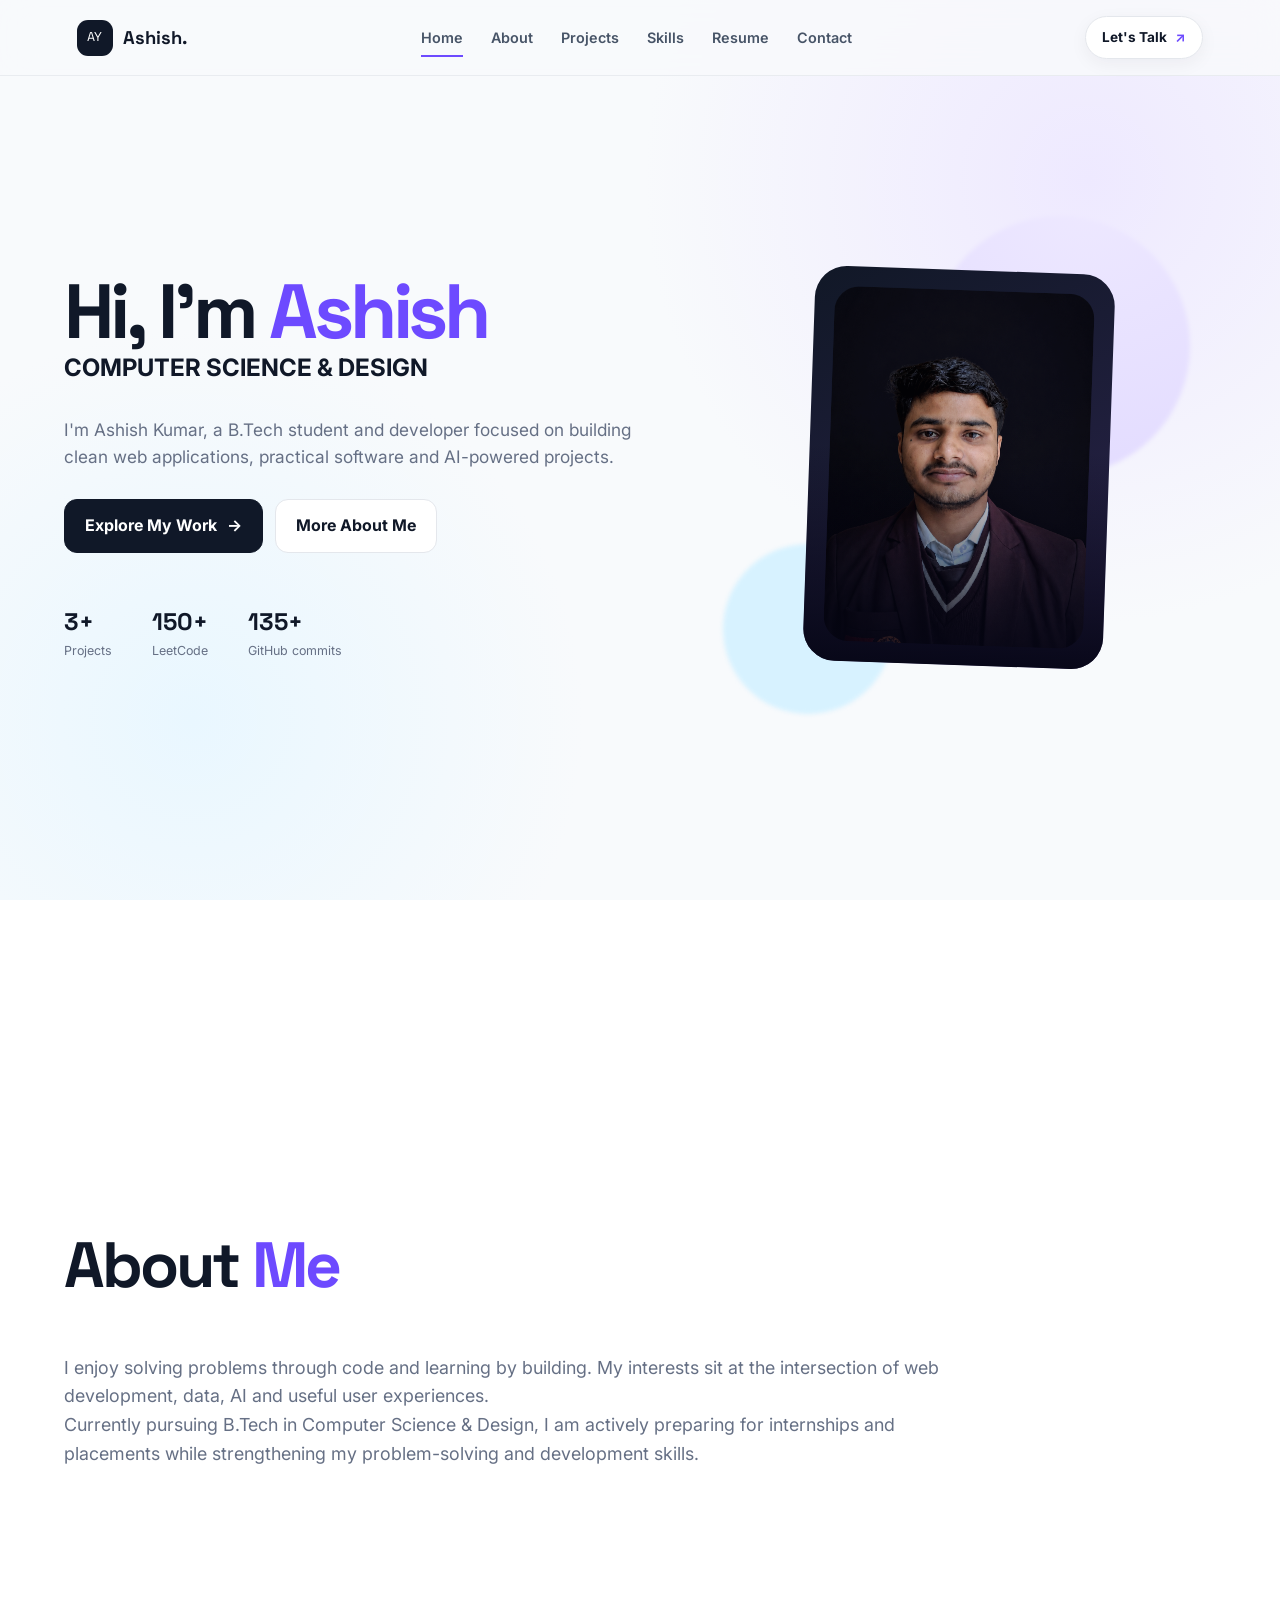
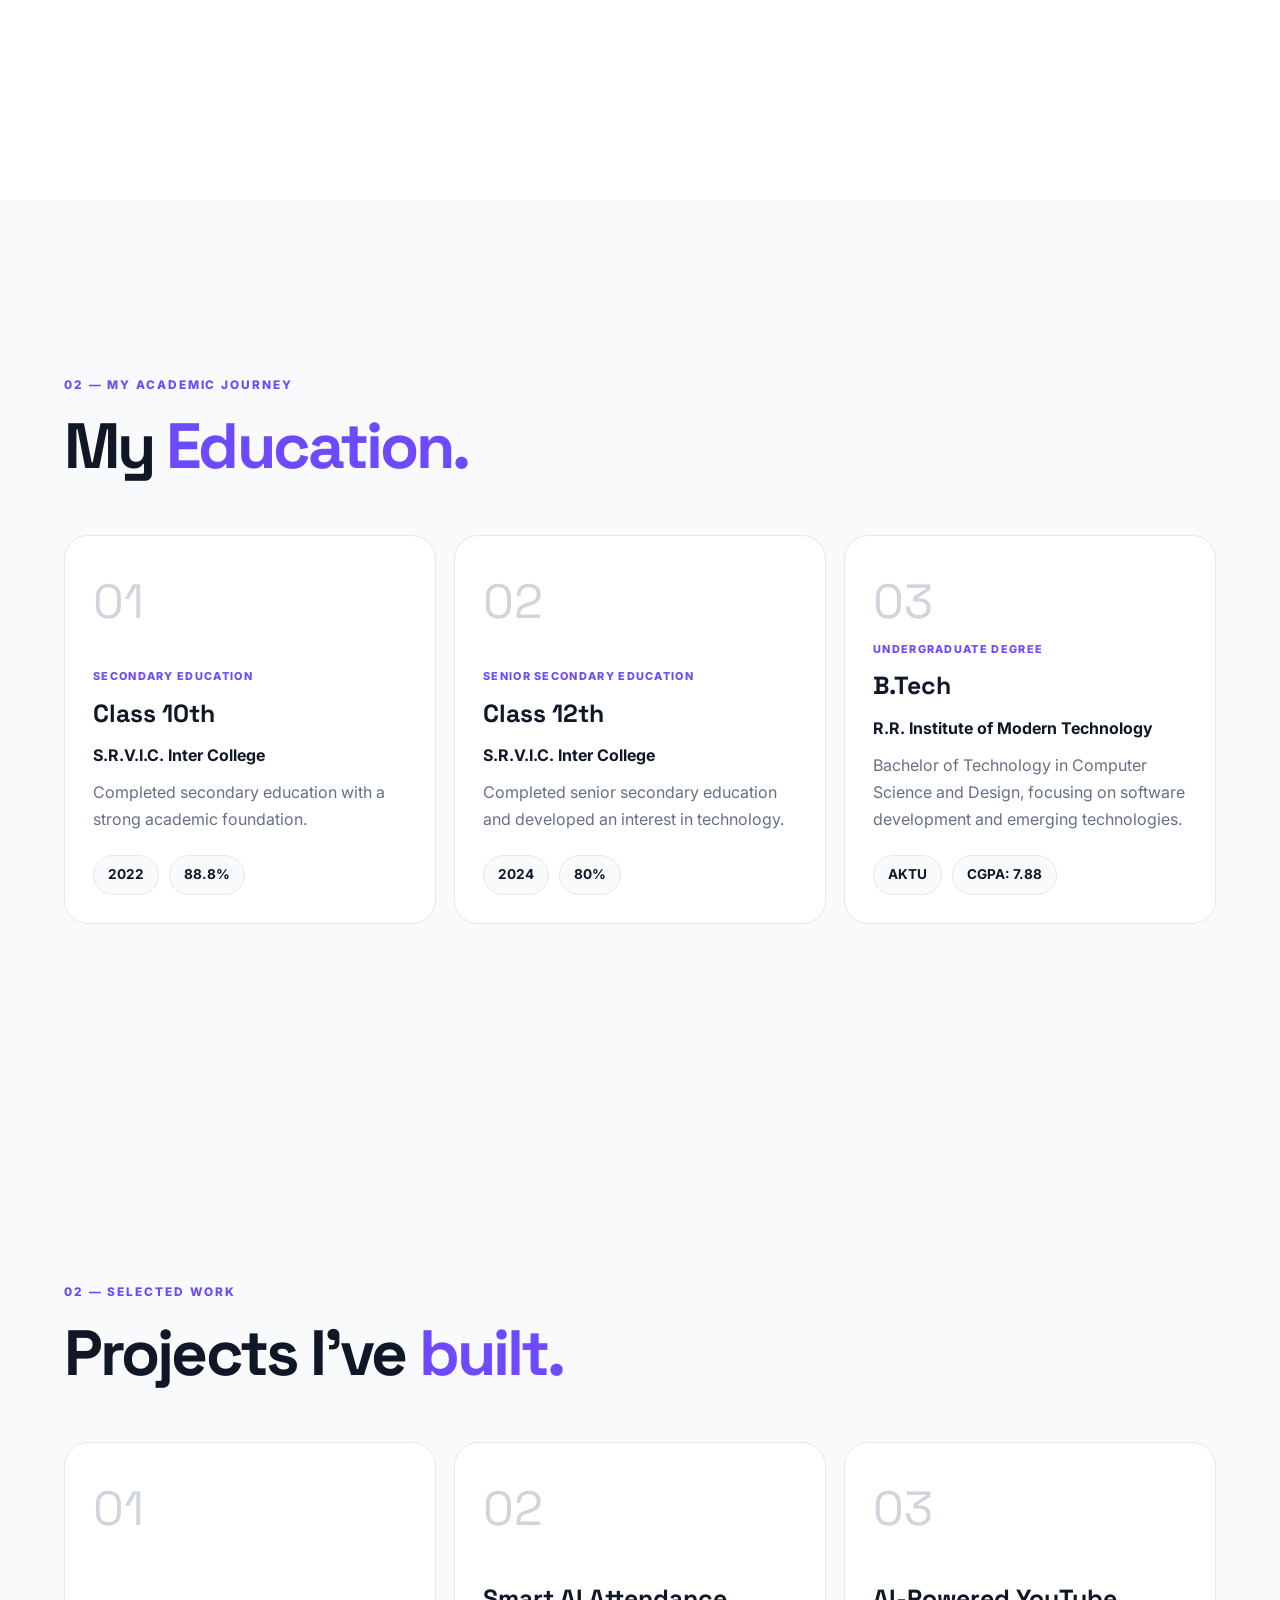
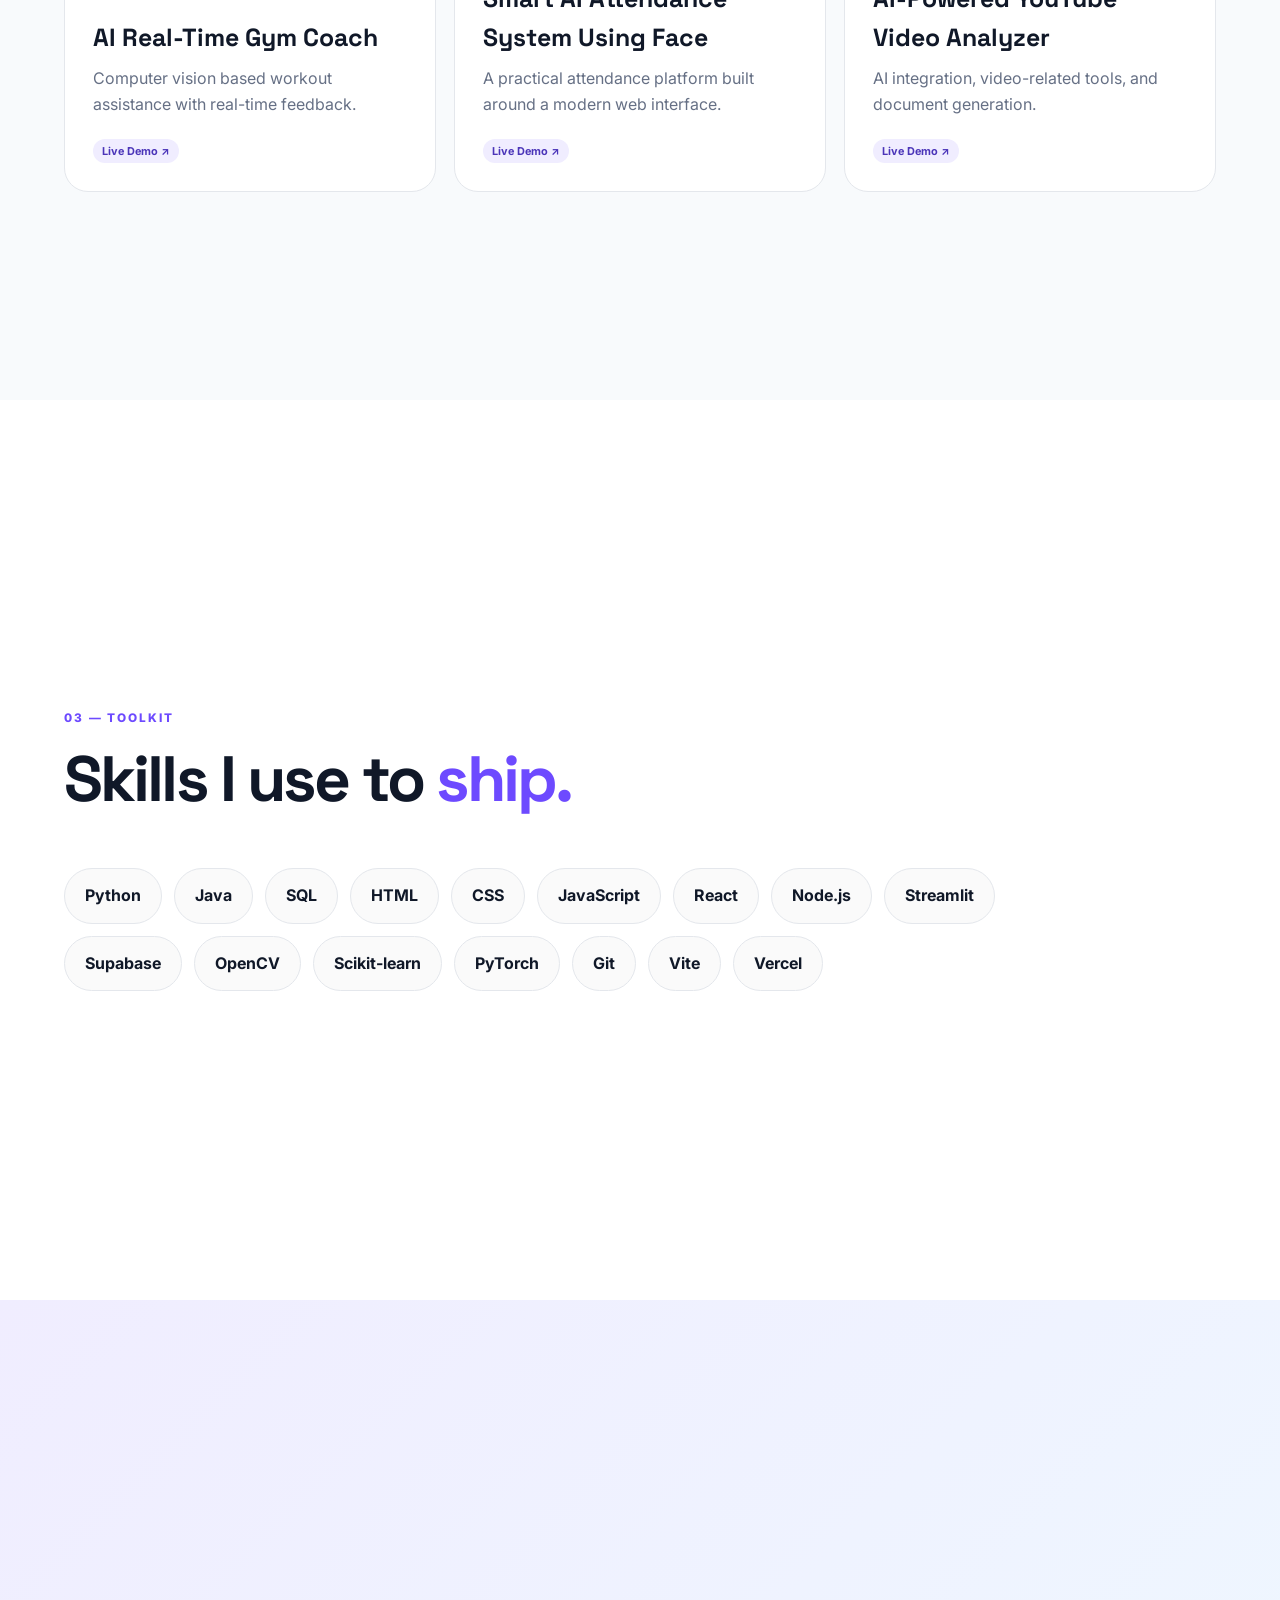
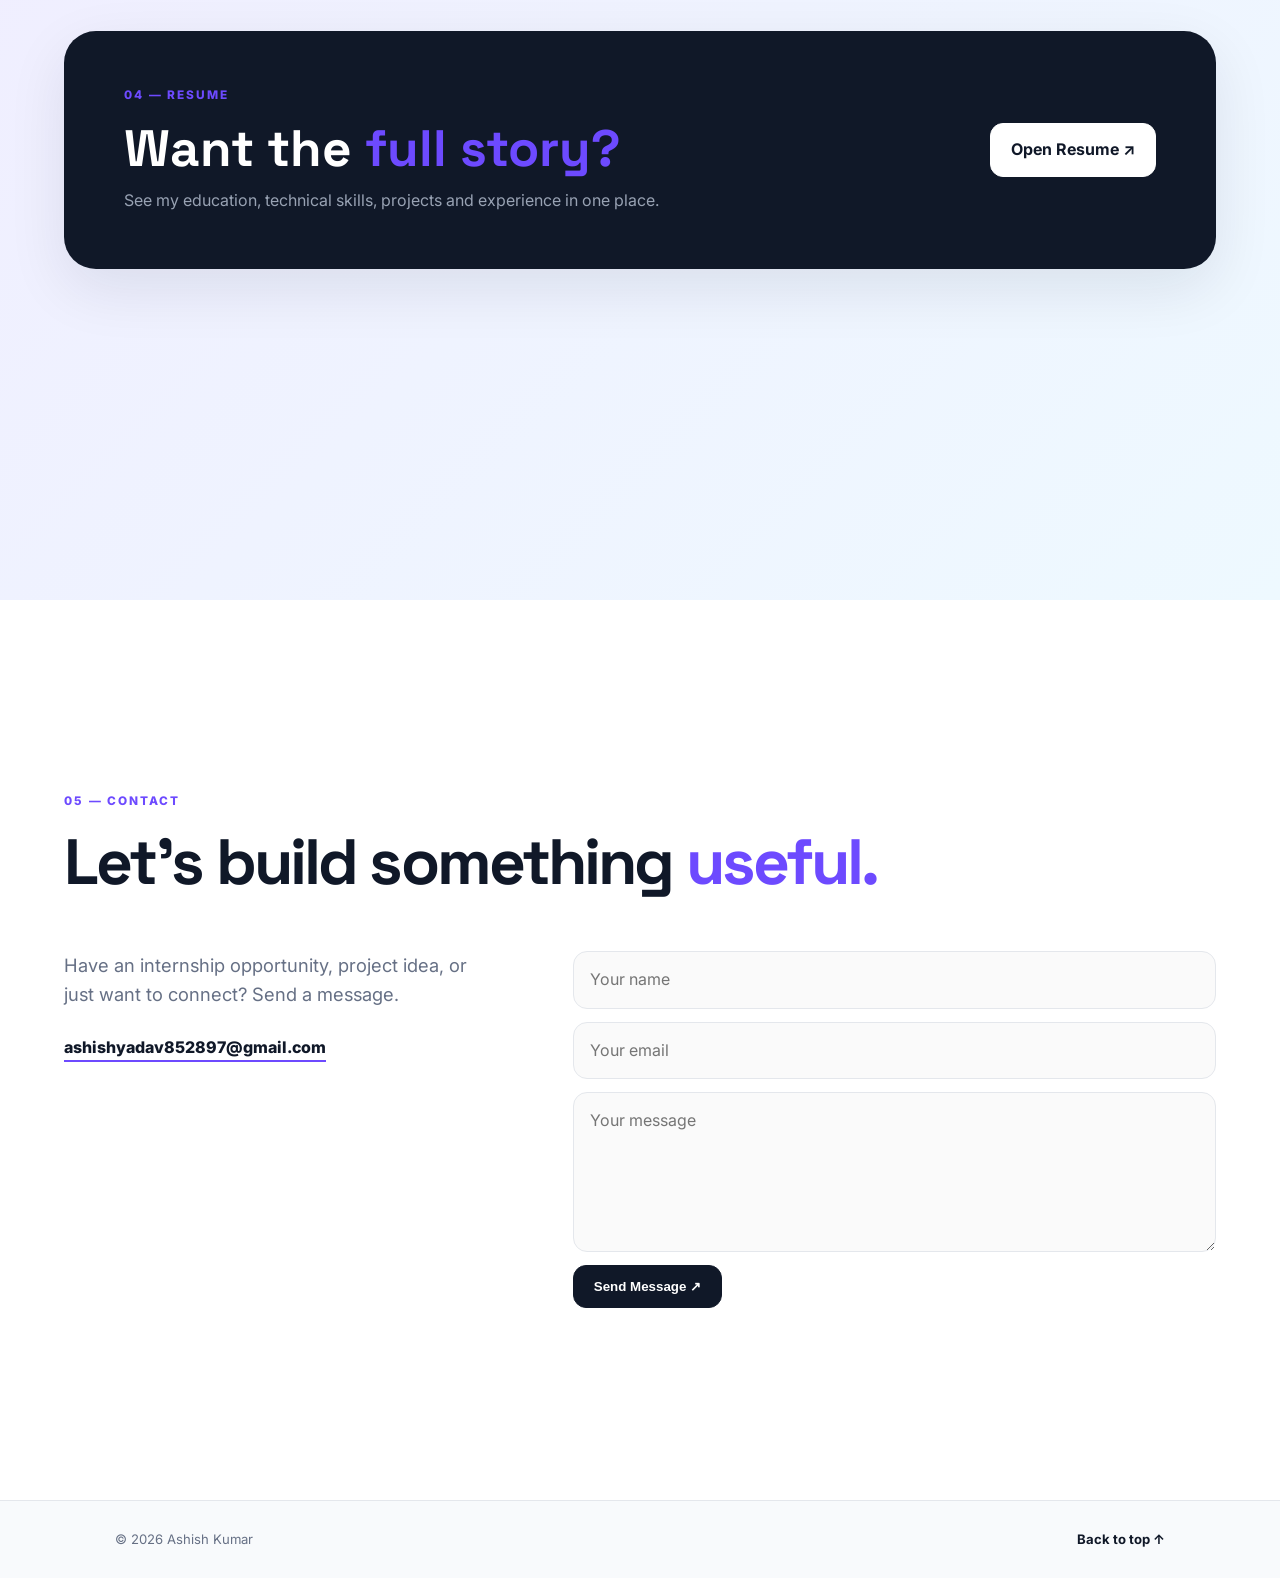
<file: Portfolio/index.html>
<!DOCTYPE html>
<html lang="en">
<head>
  <meta charset="UTF-8">
  <meta name="viewport" content="width=device-width, initial-scale=1.0">
  <meta name="description" content="Ashish Kumar — Computer Science & Design portfolio">
  <title>Ashish Kumar | Portfolio</title>
  <link rel="preconnect" href="https://fonts.googleapis.com">
  <link rel="preconnect" href="https://fonts.gstatic.com" crossorigin>
  <link href="https://fonts.googleapis.com/css2?family=Inter:wght@400;500;600;700;800&family=Space+Grotesk:wght@500;600;700&display=swap" rel="stylesheet">
  <link rel="stylesheet" href="style.css">
</head>
<body>
  <header class="navbar" id="top">
    <a class="brand" href="#home" aria-label="Home"><span>AY</span><strong>Ashish.</strong></a>
    <nav class="nav-links" aria-label="Primary navigation">
      <a class="active" href="#home">Home</a>
      <a href="#about">About</a>
      <a href="#projects">Projects</a>
      <a href="#skills">Skills</a>
      <a href="#resume">Resume</a>
      <a href="#contact">Contact</a>
    </nav>
    <a class="nav-cta" href="#contact">Let's Talk <span>↗</span></a>
    <button class="menu-btn" aria-label="Open menu">☰</button>
  </header>

  <main>
    <section id="home" class="hero section">
      <div class="hero-copy reveal">
        <h1>Hi, I'm  <span>Ashish</span></h1>
        <h2>COMPUTER SCIENCE & DESIGN</h2>
        <p class="lead">I'm Ashish Kumar, a B.Tech student and developer focused on building clean web applications, practical software and AI-powered projects.</p>
        <div class="hero-actions">
          <a class="btn primary" href="#projects">Explore My Work <span>→</span></a>
          <a class="btn secondary" href="#about">More About Me</a>
        </div>
        <div class="quick-stats">
          <div><strong>3+</strong><span>Projects</span></div>
          <div><strong>150+</strong><span>LeetCode</span></div>
          <div><strong>135+</strong><span>GitHub commits</span></div>
        </div>
      </div>
      <div class="hero-visual reveal">
        <div class="orb orb-one"></div><div class="orb orb-two"></div>
        <div class="profile-card">
          <img src="ashish3.png" alt="Ashish Kumar" onerror="this.style.display='none'">
          <div class="profile-overlay">
          </div>
        </div>
      </div>
    </section>
    <!-- /* =========================
          About me 
    ========================= */  -->

    <section id="about" class="section about">
      <div class="section-heading reveal">
        <!-- <p class="eyebrow">01 — ABOUT</p> -->
        <h2>About <span>Me</span></h2>
      </div>
      <div class="about-grid">
        <div class="about-copy reveal">
          <p>I enjoy solving problems through code and learning by building. My interests sit at the intersection of web development, data, AI and useful user experiences.</p>
          <p>Currently pursuing B.Tech in Computer Science & Design, I am actively preparing for internships and placements while strengthening my problem-solving and development skills.</p>
          <!-- <a class="text-link" href="#resume">View my resume →</a> -->
        </div>
        <!-- <div class="info-card reveal">
          <div><span>EDUCATION</span><strong>B.Tech — Computer Science & Design</strong><small>R.R. Institute of Modern Technology, Lucknow</small></div>
          <div><span>FOCUS</span><strong>High School (UP Board)</strong></div>
          <div><span>BASED IN</span><strong>(UP Board)</strong></div>
        </div> -->
      </div>
    </section>


<section id="education" class="section education">

    <div class="section-heading reveal">
        <p class="eyebrow">02 — MY ACADEMIC JOURNEY</p>
        <h2>My <span>Education.</span></h2>
    </div>

    <div class="education-grid">

        <!-- 10th Education -->
        <article class="education-card reveal">

            <div class="education-number">01</div>

            <div>
                <p class="education-type">SECONDARY EDUCATION</p>

                <h3>Class 10th</h3>

                <p class="education-school">
                    S.R.V.I.C. Inter College
                </p>

                <p class="education-description">
                    Completed secondary education with a strong academic foundation.
                </p>

                <div class="education-details">
                    <span>2022</span>
                    <span>88.8%</span>
                </div>
            </div>

        </article>


        <!-- 12th Education -->
        <article class="education-card reveal">

            <div class="education-number">02</div>

            <div>
                <p class="education-type">SENIOR SECONDARY EDUCATION</p>

                <h3>Class 12th</h3>

                <p class="education-school">
                    S.R.V.I.C. Inter College
                </p>

                <p class="education-description">
                    Completed senior secondary education and developed an interest in technology.
                </p>

                <div class="education-details">
                    <span>2024</span>
                    <span>80%</span>
                </div>
            </div>

        </article>


        <!-- B.Tech Education -->
        <article class="education-card reveal">

            <div class="education-number">03</div>

            <div>
                <p class="education-type">UNDERGRADUATE DEGREE</p>

                <h3>B.Tech</h3>

                <p class="education-school">
                    R.R. Institute of Modern Technology
                </p>

                <p class="education-description">
                    Bachelor of Technology in Computer Science and Design, focusing on software development and emerging technologies.
                </p>

                <div class="education-details">
                    <span>AKTU</span>
                    <span>CGPA: 7.88</span>
                </div>
            </div>

        </article>

    </div>

</section>

<!-- /* =========================
        PROJECTS
  /*========================= */   -->
    <section id="projects" class="section projects">
      <div class="section-heading reveal">
        <p class="eyebrow">02 — SELECTED WORK</p>
        <h2>Projects I've <span>built.</span></h2>
      </div>
      <div class="project-grid">
        <article class="project-card reveal"><div class="project-number">01</div><div><h3>AI Real-Time Gym Coach</h3><p>Computer vision based workout assistance with real-time feedback.</p><div class="chips"> <a href="YOUR_GYM_COACH_LIVE_LINK" target="_blank" rel="noopener noreferrer"class="live-link"><span>Live Demo ↗</span> </a></div></div></article>
        <article class="project-card reveal"><div class="project-number">02</div><div><h3>Smart AI Attendance System Using Face</h3><p>A practical attendance platform built around a modern web interface.</p><div class="chips"><a href="https://landing-page-smart-attendance-syste.vercel.app/" target="_blank" rel="noopener noreferrer"class="live-link"><span>Live Demo ↗</span> </a></div></article>
        <article class="project-card reveal"><div class="project-number">03</div><div><h3>AI-Powered YouTube Video Analyzer</h3><p>AI integration, video-related tools, and document generation.</p><div class="chips"><a href="https://youtube-video-analyzer-one.vercel.app/" target="_blank" rel="noopener noreferrer"class="live-link"><span>Live Demo ↗</span> </a></div></div></article>
      </div>

      <br>

      <!-- <div class="project-grid">
        <article class="project-card reveal"><div class="project-number">01</div><div><p class="project-type">AI / COMPUTER VISION</p><h3>AI Real-Time Gym Coach</h3><p>Computer vision based workout assistance with real-time feedback.</p><div class="chips"><span>Python</span><span>OpenCV</span><span>MediaPipe</span></div></div></article>
        <article class="project-card reveal"><div class="project-number">02</div><div><p class="project-type">WEB APPLICATION</p><h3>Smart Attendance System</h3><p>A practical attendance platform built around a modern web interface.</p><div class="chips"><span>Streamlit</span><span>Supabase</span><span>SQL</span></div></div></article>
        <article class="project-card reveal"><div class="project-number">03</div><div><p class="project-type">MACHINE LEARNING</p><h3>CreditWise Loan System</h3><p>Machine-learning based loan approval prediction project.</p><div class="chips"><span>Python</span><span>Scikit-learn</span><span>ML</span></div></div></article>
      </div> -->
    </section>

    <section id="skills" class="section skills">
      <div class="section-heading reveal">
        <p class="eyebrow">03 — TOOLKIT</p>
        <h2>Skills I use to <span>ship.</span></h2>
      </div>
      <div class="skill-cloud reveal">
        <span>Python</span><span>Java</span><span>SQL</span><span>HTML</span><span>CSS</span><span>JavaScript</span>
        <span>React</span><span>Node.js</span><span>Streamlit</span><span>Supabase</span><span>OpenCV</span><span>Scikit-learn</span>
        <span>PyTorch</span><span>Git</span><span>Vite</span><span>Vercel</span>
      </div>
    </section>

    <section id="resume" class="section resume">
      <div class="resume-box reveal">
        <div><p class="eyebrow">04 — RESUME</p><h2>Want the <span>full story?</span></h2><p>See my education, technical skills, projects and experience in one place.</p></div>
        <a class="btn primary" href="Ashish_Resume.pdf" target="_blank" rel="noopener">Open Resume ↗</a>
      </div>
    </section>

    <section id="contact" class="section contact">
      <div class="section-heading reveal">
        <p class="eyebrow">05 — CONTACT</p>
        <h2>Let's build something <span>useful.</span></h2>
      </div>
      <div class="contact-grid">
        <div class="contact-copy reveal">
          <p>Have an internship opportunity, project idea, or just want to connect? Send a message.</p>
          <a href="mailto:ashishyadav852897@gmail.com">ashishyadav852897@gmail.com</a>
        </div>
        <form class="contact-form reveal" onsubmit="sendMail(event)">
          <input id="name" type="text" placeholder="Your name" required>
          <input id="email" type="email" placeholder="Your email" required>
          <textarea id="message" rows="5" placeholder="Your message" required></textarea>
          <button class="btn primary" type="submit">Send Message ↗</button>
        </form>
      </div>
    </section>
  </main>

  <footer><span>© 2026 Ashish Kumar</span><a href="#top">Back to top ↑</a></footer>
  <script src="script.js"></script>
</body>
</html>
</file>
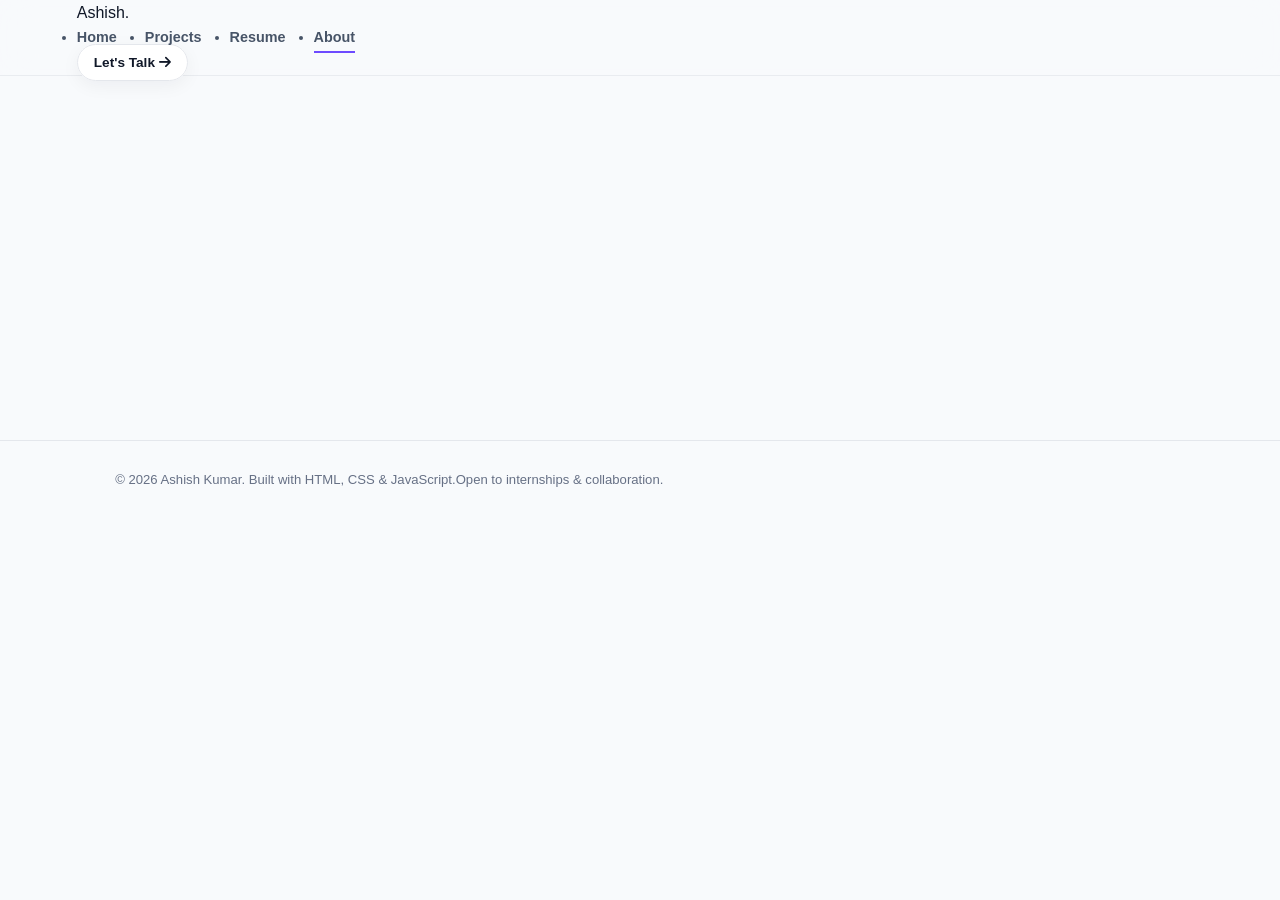
<file: Portfolio/certificate.html>
<!DOCTYPE html>
<html lang="en"><head><meta charset="UTF-8"><meta name="viewport" content="width=device-width,initial-scale=1.0">
<title>Certifications | Ashish</title><meta name="description" content="Ashish Kumar — Computer Science & Design student, developer and aspiring machine learning engineer.">
<link rel="stylesheet" href="style.css"><link rel="preconnect" href="https://cdnjs.cloudflare.com">
<link rel="stylesheet" href="https://cdnjs.cloudflare.com/ajax/libs/font-awesome/6.5.1/css/all.min.css"></head>
<body>
<nav class="navbar">
  <div class="container nav-inner">
    <a class="logo" href="index.html">Ashish<span>.</span></a>
    <button class="menu-btn" aria-label="Open menu" onclick="toggleMenu()"><i class="fa-solid fa-bars"></i></button>
    <ul class="nav-links" id="navLinks">
      <li><a class="" href="index.html">Home</a></li>
      <li><a class="" href="project.html">Projects</a></li>
      <li><a class="" href="Ashish_Resume.pdf" target="_blank">Resume</a></li>
      <li><a class="active" href="aboutMe.html">About</a></li>
    </ul>
    <a class="nav-cta" href="contact.html">Let's Talk <i class="fa-solid fa-arrow-right"></i></a>
  </div>
</nav><main>
<section class="container page-hero reveal"><span class="kicker">About me</span><h1>Certifications & milestones</h1><p>Learning milestones that complement my project and coding practice.</p></section>
<section class="container profile-section">
 <aside class="tabs reveal"><a href="education.html">Education</a><a class="active" href="certificate.html">Certifications</a><a href="skill.html">Skills</a></aside>
 <div class="timeline">
  <article class="card reveal"><span class="date">2026</span><h3>LeetCode 50 Days Badge</h3><p>Consistent problem-solving practice with 100+ DSA problems solved.</p></article>
  <article class="card reveal"><span class="date">2026</span><h3>Deloitte — Data Visualisation</h3><p>Forage virtual experience focused on data visualisation and business insights.</p></article>
  <article class="card reveal"><span class="date">2026</span><h3>TCS iON Career Edge — Young Professional</h3><p>Career and professional development learning program.</p></article>
  <article class="card reveal"><span class="date">2026</span><h3>Google Analytics / Data Work</h3><p>Learning milestone covering data preprocessing and analytics concepts.</p></article>
 </div>
</section>
</main>
<footer class="footer"><div class="container footer-inner"><span>© 2026 Ashish Kumar. Built with HTML, CSS & JavaScript.</span><span>Open to internships & collaboration.</span></div></footer>
<script src="revision.js"></script></body></html>
</file>
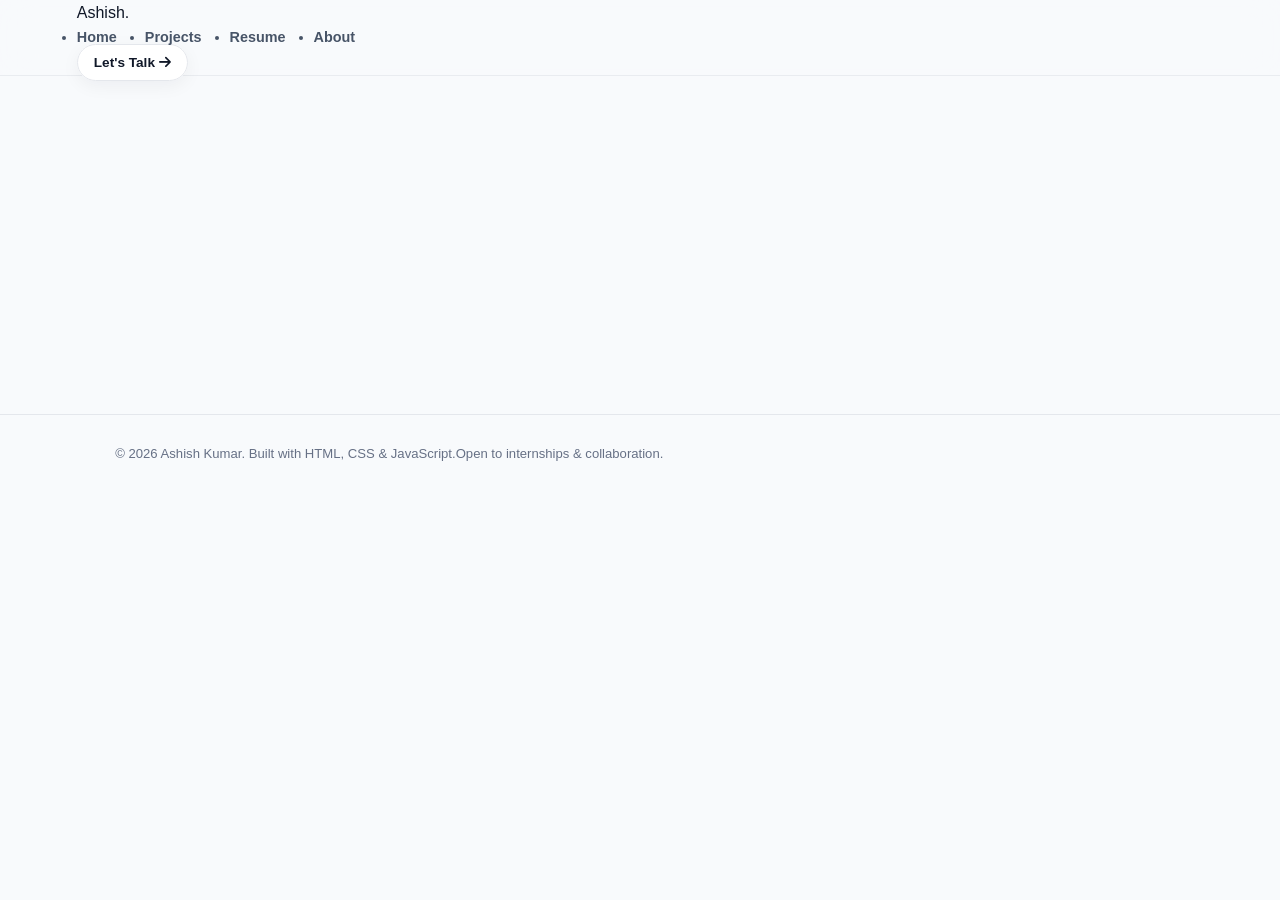
<file: Portfolio/contact.html>
<!DOCTYPE html>
<html lang="en"><head><meta charset="UTF-8"><meta name="viewport" content="width=device-width,initial-scale=1.0">
<title>Contact | Ashish</title><meta name="description" content="Ashish Kumar — Computer Science & Design student, developer and aspiring machine learning engineer.">
<link rel="stylesheet" href="style.css"><link rel="preconnect" href="https://cdnjs.cloudflare.com">
<link rel="stylesheet" href="https://cdnjs.cloudflare.com/ajax/libs/font-awesome/6.5.1/css/all.min.css"></head>
<body>
<nav class="navbar">
  <div class="container nav-inner">
    <a class="logo" href="index.html">Ashish<span>.</span></a>
    <button class="menu-btn" aria-label="Open menu" onclick="toggleMenu()"><i class="fa-solid fa-bars"></i></button>
    <ul class="nav-links" id="navLinks">
      <li><a class="" href="index.html">Home</a></li>
      <li><a class="" href="project.html">Projects</a></li>
      <li><a class="" href="Ashish_Resume.pdf" target="_blank">Resume</a></li>
      <li><a class="" href="aboutMe.html">About</a></li>
    </ul>
    <a class="nav-cta" href="contact.html">Let's Talk <i class="fa-solid fa-arrow-right"></i></a>
  </div>
</nav><main>
<section class="container page-hero reveal"><span class="kicker">Contact</span><h1>Let's build something useful.</h1><p>Have an internship opportunity, project idea or collaboration in mind? Send a message.</p></section>
<section class="container contact-grid">
 <div class="contact-info">
  <div class="info reveal"><i class="fa-solid fa-envelope"></i><h3>Email</h3><p>ashishyadav852897@gmail.com</p></div>
  <div class="info reveal"><i class="fa-solid fa-phone"></i><h3>Phone</h3><p>+91 7830781799</p></div>
  <div class="info reveal"><i class="fa-solid fa-location-dot"></i><h3>Location</h3><p>Lucknow, Uttar Pradesh, India</p></div>
  <div class="info reveal"><i class="fa-brands fa-linkedin"></i><h3>LinkedIn</h3><p>Connect with me professionally.</p></div>
 </div>
 <form class="card form reveal" id="contactForm">
  <div class="form-grid"><div class="field"><label>FIRST NAME</label><input id="firstName" required placeholder="Ashish"></div><div class="field"><label>LAST NAME</label><input id="lastName" placeholder="Kumar"></div>
  <div class="field"><label>EMAIL</label><input id="email" type="email" required placeholder="you@example.com"></div><div class="field"><label>SERVICE</label><select id="service"><option>Internship</option><option>Web Development</option><option>Machine Learning</option><option>Data Analysis</option><option>Other</option></select></div>
  <div class="field full"><label>MESSAGE</label><textarea id="message" required placeholder="Tell me about your opportunity or project..."></textarea></div></div>
  <button class="btn" type="submit">Send Message <i class="fa-solid fa-paper-plane"></i></button>
 </form>
</section>
</main>
<footer class="footer"><div class="container footer-inner"><span>© 2026 Ashish Kumar. Built with HTML, CSS & JavaScript.</span><span>Open to internships & collaboration.</span></div></footer>
<script src="revision.js"></script></body></html>
</file>
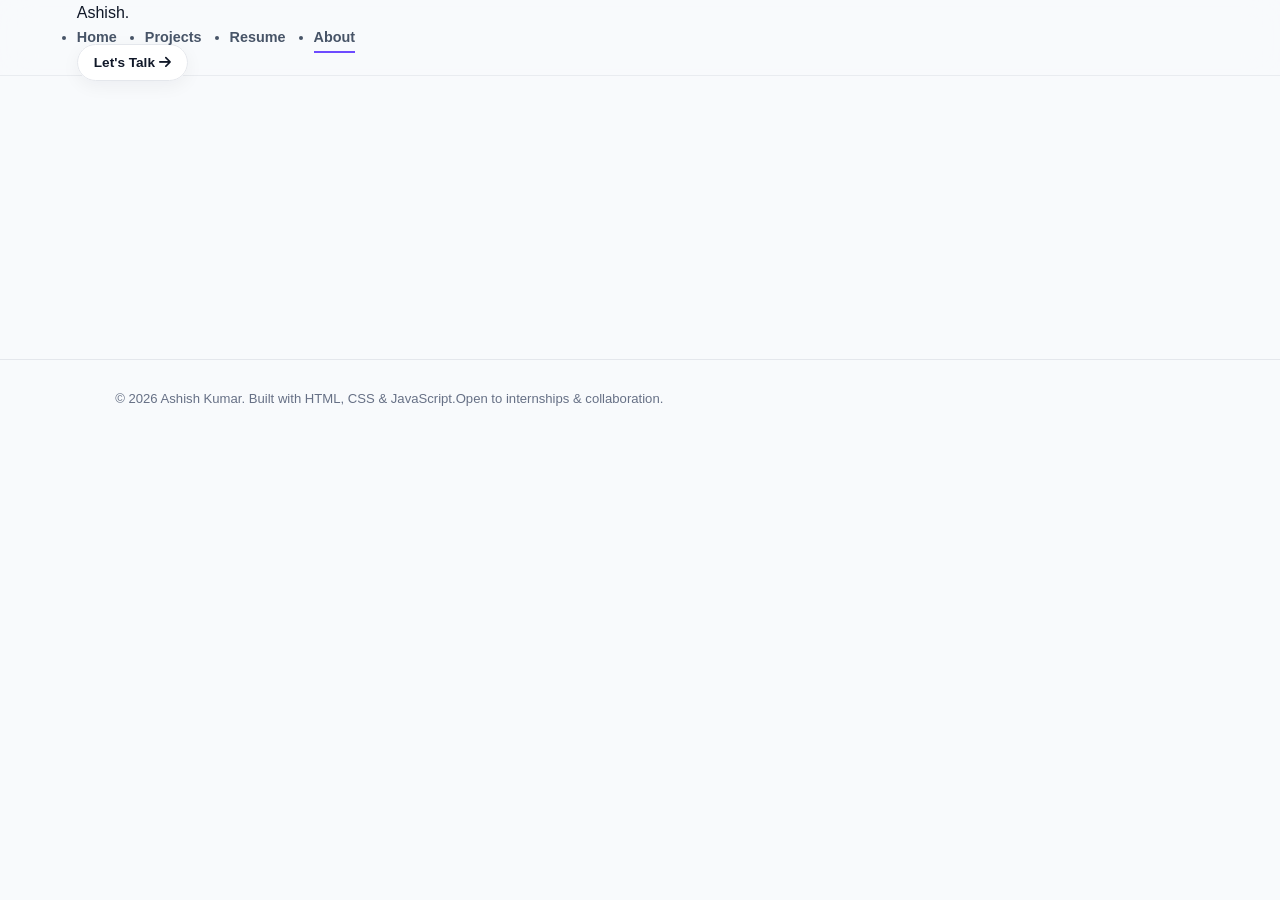
<file: Portfolio/education.html>
<!DOCTYPE html>
<html lang="en"><head><meta charset="UTF-8"><meta name="viewport" content="width=device-width,initial-scale=1.0">
<title>Education | Ashish</title><meta name="description" content="Ashish Kumar — Computer Science & Design student, developer and aspiring machine learning engineer.">
<link rel="stylesheet" href="style.css"><link rel="preconnect" href="https://cdnjs.cloudflare.com">
<link rel="stylesheet" href="https://cdnjs.cloudflare.com/ajax/libs/font-awesome/6.5.1/css/all.min.css"></head>
<body>
<nav class="navbar">
  <div class="container nav-inner">
    <a class="logo" href="index.html">Ashish<span>.</span></a>
    <button class="menu-btn" aria-label="Open menu" onclick="toggleMenu()"><i class="fa-solid fa-bars"></i></button>
    <ul class="nav-links" id="navLinks">
      <li><a class="" href="index.html">Home</a></li>
      <li><a class="" href="project.html">Projects</a></li>
      <li><a class="" href="Ashish_Resume.pdf" target="_blank">Resume</a></li>
      <li><a class="active" href="aboutMe.html">About</a></li>
    </ul>
    <a class="nav-cta" href="contact.html">Let's Talk <i class="fa-solid fa-arrow-right"></i></a>
  </div>
</nav><main>
<section class="container page-hero reveal"><span class="kicker">About me</span><h1>Education</h1><p>My academic path and the foundation behind my technical work.</p></section>
<section class="container profile-section">
 <aside class="tabs reveal"><a class="active" href="education.html">Education</a><a href="certificate.html">Certifications</a><a href="skill.html">Skills</a></aside>
 <div class="timeline">
  <article class="card reveal"><span class="date">2024 — Present</span><h3>Bachelor of Technology (Computer Science & Design)</h3><p>Dr. A.P.J. Abdul Kalam Technical University (AKTU) · R.R. Institute of Modern Technology, Lucknow</p></article>
  <article class="card reveal"><span class="date">2024</span><h3>Intermediate (Class XII)</h3><p>Uttar Pradesh Board</p></article>
  <article class="card reveal"><span class="date">2022</span><h3>High School (Class X)</h3><p>Uttar Pradesh Board</p></article>
 </div>
</section>
</main>
<footer class="footer"><div class="container footer-inner"><span>© 2026 Ashish Kumar. Built with HTML, CSS & JavaScript.</span><span>Open to internships & collaboration.</span></div></footer>
<script src="revision.js"></script></body></html>
</file>
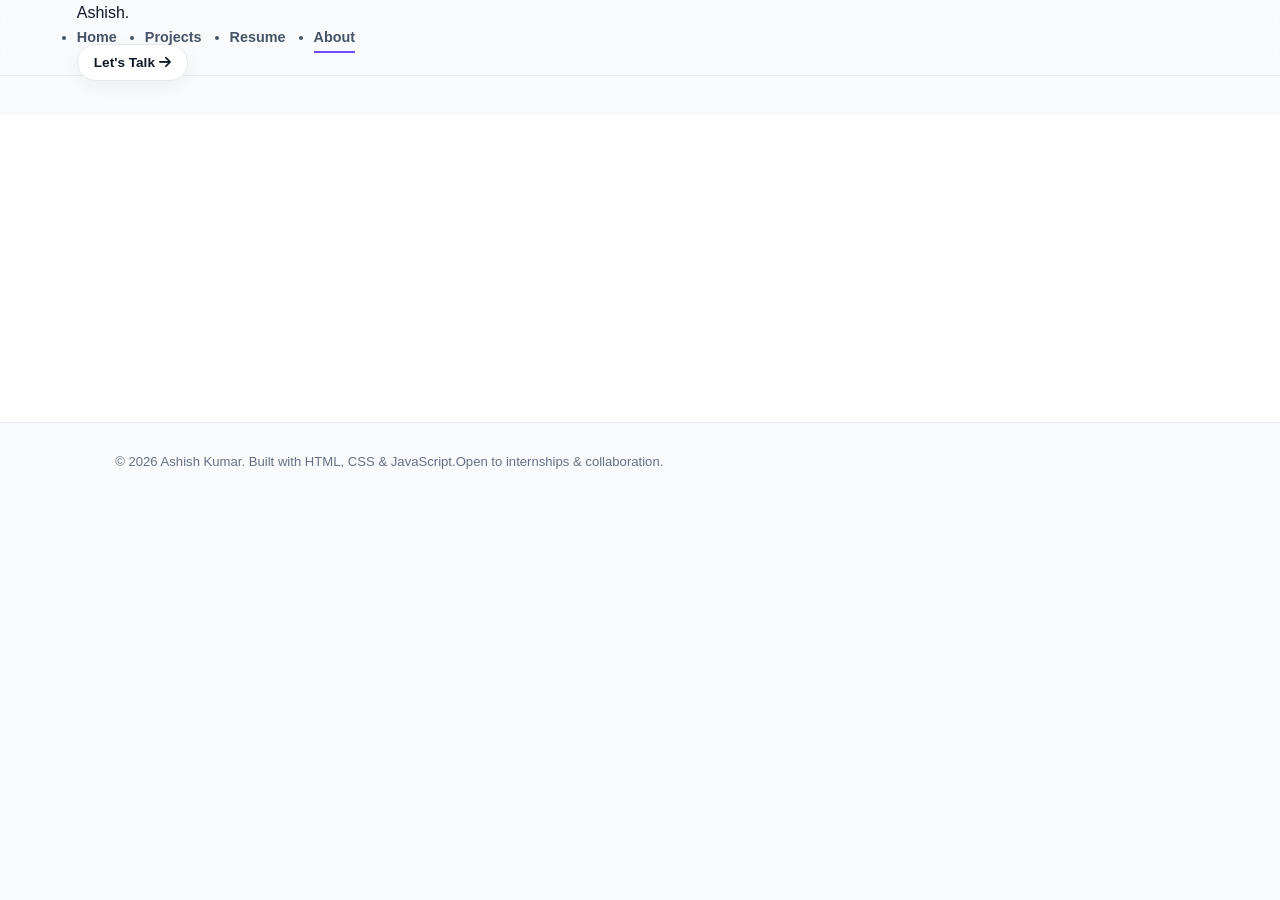
<file: Portfolio/skill.html>
<!DOCTYPE html>
<html lang="en"><head><meta charset="UTF-8"><meta name="viewport" content="width=device-width,initial-scale=1.0">
<title>Skills | Ashish</title><meta name="description" content="Ashish Kumar — Computer Science & Design student, developer and aspiring machine learning engineer.">
<link rel="stylesheet" href="style.css"><link rel="preconnect" href="https://cdnjs.cloudflare.com">
<link rel="stylesheet" href="https://cdnjs.cloudflare.com/ajax/libs/font-awesome/6.5.1/css/all.min.css"></head>
<body>
<nav class="navbar">
  <div class="container nav-inner">
    <a class="logo" href="index.html">Ashish<span>.</span></a>
    <button class="menu-btn" aria-label="Open menu" onclick="toggleMenu()"><i class="fa-solid fa-bars"></i></button>
    <ul class="nav-links" id="navLinks">
      <li><a class="" href="index.html">Home</a></li>
      <li><a class="" href="project.html">Projects</a></li>
      <li><a class="" href="Ashish_Resume.pdf" target="_blank">Resume</a></li>
      <li><a class="active" href="aboutMe.html">About</a></li>
    </ul>
    <a class="nav-cta" href="contact.html">Let's Talk <i class="fa-solid fa-arrow-right"></i></a>
  </div>
</nav><main>
<section class="container page-hero reveal"><span class="kicker">About me</span><h1>Technical skills</h1><p>A practical stack I am using across coursework, interview preparation and personal projects.</p></section>
<section class="container profile-section">
 <aside class="tabs reveal"><a href="education.html">Education</a><a href="certificate.html">Certifications</a><a class="active" href="skill.html">Skills</a></aside>
 <div class="skills">
  <div class="skill reveal"><i class="fa-brands fa-python"></i><span>Python</span></div><div class="skill reveal"><i class="fa-brands fa-java"></i><span>Java</span></div>
  <div class="skill reveal"><i class="fa-solid fa-code"></i><span>DSA</span></div><div class="skill reveal"><i class="fa-solid fa-brain"></i><span>Machine Learning</span></div>
  <div class="skill reveal"><i class="fa-solid fa-database"></i><span>SQL / MySQL</span></div><div class="skill reveal"><i class="fa-solid fa-leaf"></i><span>MongoDB</span></div>
  <div class="skill reveal"><i class="fa-brands fa-html5"></i><span>HTML</span></div><div class="skill reveal"><i class="fa-brands fa-css3-alt"></i><span>CSS</span></div>
  <div class="skill reveal"><i class="fa-brands fa-js"></i><span>JavaScript</span></div><div class="skill reveal"><i class="fa-brands fa-react"></i><span>React</span></div>
  <div class="skill reveal"><i class="fa-solid fa-chart-line"></i><span>Data Analysis</span></div><div class="skill reveal"><i class="fa-solid fa-eye"></i><span>OpenCV</span></div>
 </div>
</section>
</main>
<footer class="footer"><div class="container footer-inner"><span>© 2026 Ashish Kumar. Built with HTML, CSS & JavaScript.</span><span>Open to internships & collaboration.</span></div></footer>
<script src="revision.js"></script></body></html>
</file>
<file: Portfolio/style.css>
* {
    box-sizing: border-box;
    margin: 0;
    padding: 0;
}

:root {
    --bg: #f8fafc;
    --surface: #fff;
    --ink: #101828;
    --muted: #667085;
    --line: #e4e7ec;
    --accent: #6d4aff;
    --accent2: #a855f7;
    --soft: #f0edff;
    --shadow: 0 20px 60px rgba(16, 24, 40, 0.09);
}

html {
    scroll-behavior: smooth;
}

body {
    font-family: Inter, Arial, sans-serif;
    background: var(--bg);
    color: var(--ink);
    line-height: 1.6;
    overflow-x: hidden;
}

a {
    text-decoration: none;
    color: inherit;
}

/* =========================
   NAVBAR
========================= */

.navbar {
    height: 76px;
    position: fixed;
    top: 0;
    left: 0;
    right: 0;
    z-index: 50;

    display: flex;
    align-items: center;
    justify-content: space-between;

    padding: 0 6vw;

    background: rgba(248, 250, 252, 0.86);
    backdrop-filter: blur(16px);

    border-bottom: 1px solid rgba(228, 231, 236, 0.75);
}

.brand {
    display: flex;
    align-items: center;
    gap: 10px;

    font-family: "Space Grotesk";
    font-size: 1.15rem;
}

.brand span {
    display: grid;
    place-items: center;

    width: 36px;
    height: 36px;

    border-radius: 11px;

    background: var(--ink);
    color: white;

    font-size: 0.8rem;
}

.brand strong {
    font-weight: 700;
}

.nav-links {
    display: flex;
    gap: 28px;

    color: #475467;

    font-size: 0.9rem;
    font-weight: 600;
}

.nav-links a {
    position: relative;
    padding: 8px 0;
}

.nav-links a::after {
    content: "";

    position: absolute;
    left: 0;
    bottom: 0;

    width: 0;
    height: 2px;

    background: var(--accent);

    transition: 0.25s;
}

.nav-links a:hover::after,
.nav-links a.active::after {
    width: 100%;
}

.nav-cta {
    border: 1px solid var(--line);
    background: white;

    padding: 10px 16px;

    border-radius: 999px;

    font-weight: 700;
    font-size: 0.85rem;

    box-shadow: 0 5px 18px rgba(16, 24, 40, 0.05);
}

.nav-cta span {
    margin-left: 5px;
    color: var(--accent);
}

.menu-btn {
    display: none;

    border: 0;
    background: transparent;

    font-size: 1.5rem;
}

/* =========================
   SECTIONS
========================= */

.section {
    min-height: 100vh;

    padding: 10px 5vw 10px;

    display: flex;
    flex-direction: column;
    justify-content: center;
}

/* =========================
   HERO
========================= */

.hero {
    min-height: 100vh;

    padding-top: 45px;

    display: grid;
    grid-template-columns: 1.05fr 0.95fr;
    gap: 70px;

    align-items: center;

    background:
        radial-gradient(
            circle at 85% 20%,
            #eee9ff 0,
            transparent 34%
        ),
        radial-gradient(
            circle at 15% 80%,
            #e9f7ff 0,
            transparent 30%
        );
}

.eyebrow {
    color: var(--accent);

    font-size: 0.74rem;
    letter-spacing: 0.16em;
    font-weight: 800;

    margin-bottom: 18px;
}

.hero h1 {
    font-family: "Space Grotesk";

    font-size: clamp(3rem, 6vw, 5.8rem);

    line-height: 0.98;
    letter-spacing: -0.055em;

    max-width: 800px;
}

.hero h1 span,
.section-heading h2 span,
.resume-box h2 span {
    color: var(--accent);
}

.lead {
    max-width: 650px;

    color: var(--muted);

    font-size: 1.08rem;

    margin: 28px 0;
}

.hero-actions {
    display: flex;
    gap: 12px;
    flex-wrap: wrap;
}

/* =========================
   BUTTONS
========================= */

.btn {
    display: inline-flex;
    align-items: center;
    justify-content: center;
    gap: 10px;

    padding: 13px 20px;

    border-radius: 13px;

    font-weight: 700;

    border: 1px solid var(--line);

    transition: 0.25s;

    cursor: pointer;
}

.btn.primary {
    background: var(--ink);
    color: white;

    border-color: var(--ink);
}

.btn.primary:hover {
    transform: translateY(-2px);

    box-shadow: 0 12px 30px rgba(16, 24, 40, 0.18);
}

.btn.secondary {
    background: white;
}

.btn.secondary:hover {
    border-color: #b8aaff;
}

/* =========================
   QUICK STATS
========================= */

.quick-stats {
    display: flex;
    gap: 40px;

    margin-top: 50px;
}

.quick-stats div {
    display: flex;
    flex-direction: column;
}

.quick-stats strong {
    font-family: "Space Grotesk";
    font-size: 1.5rem;
}

.quick-stats span {
    color: var(--muted);
    font-size: 0.78rem;
}

/* =========================
   HERO VISUAL
========================= */

.hero-visual {
    position: relative;

    min-height: 560px;

    display: grid;
    place-items: center;
}

.profile-card {
    width: min(300px, 65%);

    aspect-ratio: 0.76;

    border-radius: 32px;

    background: linear-gradient(
        150deg,
        #111827,
        #2a234b
    );

    padding: 20px;

    position: relative;
    overflow: hidden;

    transform: rotate(2deg);
}

.profile-card img {
    width: 100%;
    height: 100%;

    object-fit: cover;

    border-radius: 25px;

    opacity: 0.9;
}

.card-top {
    position: absolute;
    z-index: 2;

    left: 34px;
    right: 34px;
    top: 0px;

    display: flex;
    justify-content: space-between;

    color: white;

    font-size: 0.62rem;
    letter-spacing: 0.13em; 
}

.profile-overlay {
    position: absolute;
    z-index: 2;

    bottom: 30px;
    left: 34px;

    color: white;
}

.profile-overlay p {
    font-size: 0.72rem;
    opacity: 0.75;
}

.profile-overlay h2 {
    font-family: "Space Grotesk";
    font-size: 1.8rem;
}

.profile-card::after {
    content: "";

    position: absolute;
    inset: 0;

    background: linear-gradient(
        transparent 45%,
        rgba(5, 5, 20, 0.9)
    );
}

/* =========================
   FLOATING ORBS
========================= */

.orb {
    position: absolute;

    border-radius: 50%;

    filter: blur(2px);
}

.orb-one {
    width: 260px;
    height: 260px;

    background: #ded6ff;

    top: 5%;
    right: 5%;

    z-index: -1;
}

.orb-two {
    width: 170px;
    height: 170px;

    background: #d7f2ff;

    bottom: 6%;
    left: 4%;

    z-index: -1;
}

.floating-tag {
    position: absolute;

    background: white;

    border: 1px solid var(--line);

    box-shadow: var(--shadow);

    padding: 10px 15px;

    border-radius: 999px;

    font-weight: 700;
    font-size: 0.78rem;
}

.tag-one {
    top: 18%;
    left: 0;
}

.tag-two {
    right: 0;
    top: 47%;
}

.tag-three {
    bottom: 14%;
    left: 7%;
}

/* =========================
   SECTION HEADING
========================= */

.section-heading {
    margin-bottom: 55px;

    max-width: 850px;
}

.section-heading h2 {
    font-family: "Space Grotesk";

    font-size: clamp(2.4rem, 5vw, 4.5rem);

    line-height: 1.05;
    letter-spacing: -0.045em;
}

/* =========================
   ABOUT
========================= */

.about {
    background: white;
}

.about-grid {
    display: flex;

    /* grid-template-columns: 1.2fr 0.8fr; */
    flex-direction: column;

    gap: 0px;

    align-items: start;
}

.about-copy {
    font-size: 1.12rem;

    color: var(--muted);

    max-width: 900px;
}

.about-copy p + p {
    margin-top: 0px;
}

.text-link {
    display: inline-block;

    color: var(--ink);

    font-weight: 800;

    margin-top: 28px;

    border-bottom: 2px solid var(--accent);

    padding-bottom: 0px;
}

/* =========================
   INFO CARD
========================= */

.info-card {
    height: 150px;
     display: flex;
    flex-wrap: wrap;
    gap: 20 0px;
    background: #f8fafc;
    border: 1px solid var(--line);
    border-radius: 24px;
    padding: 28px;
}

.info-card div + div {
    border-top: 1px solid var(--line);

    margin-top: 20px;
    padding-top: 20px;
}

.info-card span {
    display: block;

    color: var(--accent);

    font-size: 0.68rem;

    letter-spacing: 0.13em;

    font-weight: 800;
}

.info-card strong {
    display: block;

    margin-top: 7px;
}

.info-card small {
    display: block;

    color: var(--muted);

    margin-top: 4px;
}

/* =========================
   EDUCATION
========================= */

.education {
    background: var(--bg);
}

.education-grid {
    display: grid;

    grid-template-columns: repeat(3, 1fr);

    gap: 18px;
}

.education-card {
    background: white;

    border: 1px solid var(--line);

    border-radius: 24px;

    padding: 28px;

    min-height: 350px;

    display: flex;
    flex-direction: column;
    justify-content: space-between;

    transition: 0.3s;
}

.education-card:hover {
    transform: translateY(-7px);

    box-shadow: var(--shadow);
}

.education-number {
    font-family: "Space Grotesk";

    font-size: 3rem;

    color: #d0d5dd;
}

.education-type {
    color: var(--accent);

    font-size: 0.68rem;

    font-weight: 800;

    letter-spacing: 0.12em;
}

.education-card h3 {
    font-family: "Space Grotesk";

    font-size: 1.55rem;

    margin: 8px 0;
}

.education-school {
    font-weight: 700;

    margin: 10px 0;
}

.education-description {
    color: var(--muted);

    line-height: 1.7;

    margin-bottom: 22px;
}

.education-details {
    display: flex;

    flex-wrap: wrap;

    gap: 10px;
}

.education-details span {
    display: inline-block;

    padding: 8px 14px;

    border-radius: 20px;

    background: var(--bg);

    border: 1px solid var(--line);

    font-size: 0.85rem;

    font-weight: 700;
}


/* RESPONSIVE DESIGN */

@media (max-width: 900px) {

    .education-grid {
        grid-template-columns: repeat(2, 1fr);
    }

}

@media (max-width: 600px) {

    .education-grid {
        grid-template-columns: 1fr;
    }

    .education-card {
        min-height: 320px;

        padding: 24px;
    }

}


/* =========================
   PROJECTS
========================= */

.projects {
    background: var(--bg);
}

.project-grid {
    display: grid;

    grid-template-columns: repeat(3, 1fr);

    gap: 18px;
}

.project-card {
    background: white;

    border: 1px solid var(--line);

    border-radius: 24px;

    padding: 28px;

    min-height: 350px;

    display: flex;
    flex-direction: column;
    justify-content: space-between;

    transition: 0.3s;
}

.project-card:hover {
    transform: translateY(-7px);

    box-shadow: var(--shadow);
}

.project-number {
    font-family: "Space Grotesk";

    font-size: 3rem;

    color: #d0d5dd;
}

.project-type {
    color: var(--accent);

    font-size: 0.68rem;

    font-weight: 800;

    letter-spacing: 0.12em;
}

.project-card h3 {
    font-family: "Space Grotesk";

    font-size: 1.55rem;

    margin: 8px 0;
}

.project-card p:not(.project-type) {
    color: var(--muted);
}

/* =========================
   PROJECT CHIPS
========================= */

.chips {
    display: flex;

    flex-wrap: wrap;

    gap: 7px;

    margin-top: 20px;
}

.chips span {
    background: var(--soft);

    color: #4b35b9;

    border-radius: 999px;

    padding: 5px 9px;

    font-size: 0.68rem;

    font-weight: 700;
}

/* =========================
   SKILLS
========================= */

.skills {
    background: white;
}

.skill-cloud {
    display: flex;

    flex-wrap: wrap;

    gap: 12px;

    max-width: 1000px;
}

.skill-cloud span {
    padding: 14px 20px;

    border: 1px solid var(--line);

    border-radius: 999px;

    background: #fafafa;

    font-weight: 700;

    transition: 0.2s;
}

.skill-cloud span:hover {
    background: var(--soft);

    border-color: #c7bbff;

    transform: translateY(-2px);
}

/* =========================
   RESUME
========================= */

.resume {
    background: linear-gradient(
        135deg,
        #f0edff,
        #eef9ff
    );
}

.resume-box {
    background: var(--ink);

    color: white;

    border-radius: 32px;

    padding: 55px 60px;

    display: flex;

    justify-content: space-between;

    align-items: center;

    gap: 30px;

    box-shadow: var(--shadow);
}

.resume-box h2 {
    font-family: "Space Grotesk";

    font-size: clamp(2.2rem, 4vw, 4rem);

    line-height: 1;
}

.resume-box p:not(.eyebrow) {
    color: #98a2b3;

    margin-top: 14px;
}

.resume-box .btn {
    background: white;

    color: var(--ink);

    border-color: white;
}

/* =========================
   CONTACT
========================= */

.contact {
    background: white;
}

.contact-grid {
    display: grid;

    grid-template-columns: 0.8fr 1.2fr;

    gap: 80px;
}

.contact-copy p {
    color: var(--muted);

    font-size: 1.15rem;

    max-width: 450px;
}

.contact-copy > a {
    display: inline-block;

    margin-top: 25px;

    font-weight: 800;

    border-bottom: 2px solid var(--accent);
}

.contact-form {
    display: grid;

    gap: 13px;
}

.contact-form input,
.contact-form textarea {
    width: 100%;

    border: 1px solid var(--line);

    background: #fafafa;

    border-radius: 14px;

    padding: 15px 16px;

    font: inherit;

    outline: none;

    resize: vertical;
}

.contact-form input:focus,
.contact-form textarea:focus {
    border-color: #a394ff;

    box-shadow: 0 0 0 4px var(--soft);
}

.contact-form .btn {
    justify-self: start;
}

/* =========================
   FOOTER
========================= */

footer {
    padding: 28px 9vw;

    border-top: 1px solid var(--line);

    display: flex;

    justify-content: space-between;

    color: var(--muted);

    font-size: 0.82rem;
}

footer a {
    color: var(--ink);

    font-weight: 700;
}

/* =========================
   SCROLL REVEAL
========================= */

.reveal {
    opacity: 0;

    transform: translateY(24px);

    transition:
        opacity 0.7s ease,
        transform 0.7s ease;
}

.reveal.visible {
    opacity: 1;

    transform: none;
}

/* =========================
   TABLET / MOBILE
========================= */

@media (max-width: 900px) {

    .navbar {
        padding: 0 5vw;
    }

    .nav-links,
    .nav-cta {
        display: none;
    }

    .menu-btn {
        display: block;
    }

    .nav-links.open {
        position: absolute;

        display: flex;

        flex-direction: column;

        top: 76px;
        left: 0;
        right: 0;

        background: white;

        padding: 20px 7vw;

        border-bottom: 1px solid var(--line);

        gap: 12px;
    }

    .hero {
        grid-template-columns: 1fr;

        padding-top: 130px;
    }

    .hero-visual {
        min-height: 500px;
    }

    .about-grid,
    .contact-grid {
        grid-template-columns: 1fr;

        gap: 40px;
    }

    .project-grid {
        grid-template-columns: 1fr 1fr;
    }

    .resume-box {
        flex-direction: column;

        align-items: flex-start;
    }
}

/* =========================
   SMALL MOBILE
========================= */

@media (max-width: 600px) {

    .section {
        padding: 110px 6vw 75px;
    }

    .hero {
        padding-top: 110px;
    }

    .hero h1 {
        font-size: 3.05rem;
    }

    .lead {
        font-size: 1rem;
    }

    .quick-stats {
        gap: 22px;

        margin-top: 35px;
    }

    .hero-visual {
        min-height: 420px;
    }

    .profile-card {
        width: 78%;
    }

    .floating-tag {
        font-size: 0.7rem;

        padding: 8px 11px;
    }

    .project-grid {
        grid-template-columns: 1fr;
    }

    .project-card {
        min-height: 300px;
    }

    .resume-box {
        padding: 35px 28px;

        border-radius: 24px;
    }

    footer {
        padding: 24px 6vw;
    }
}
</file>
